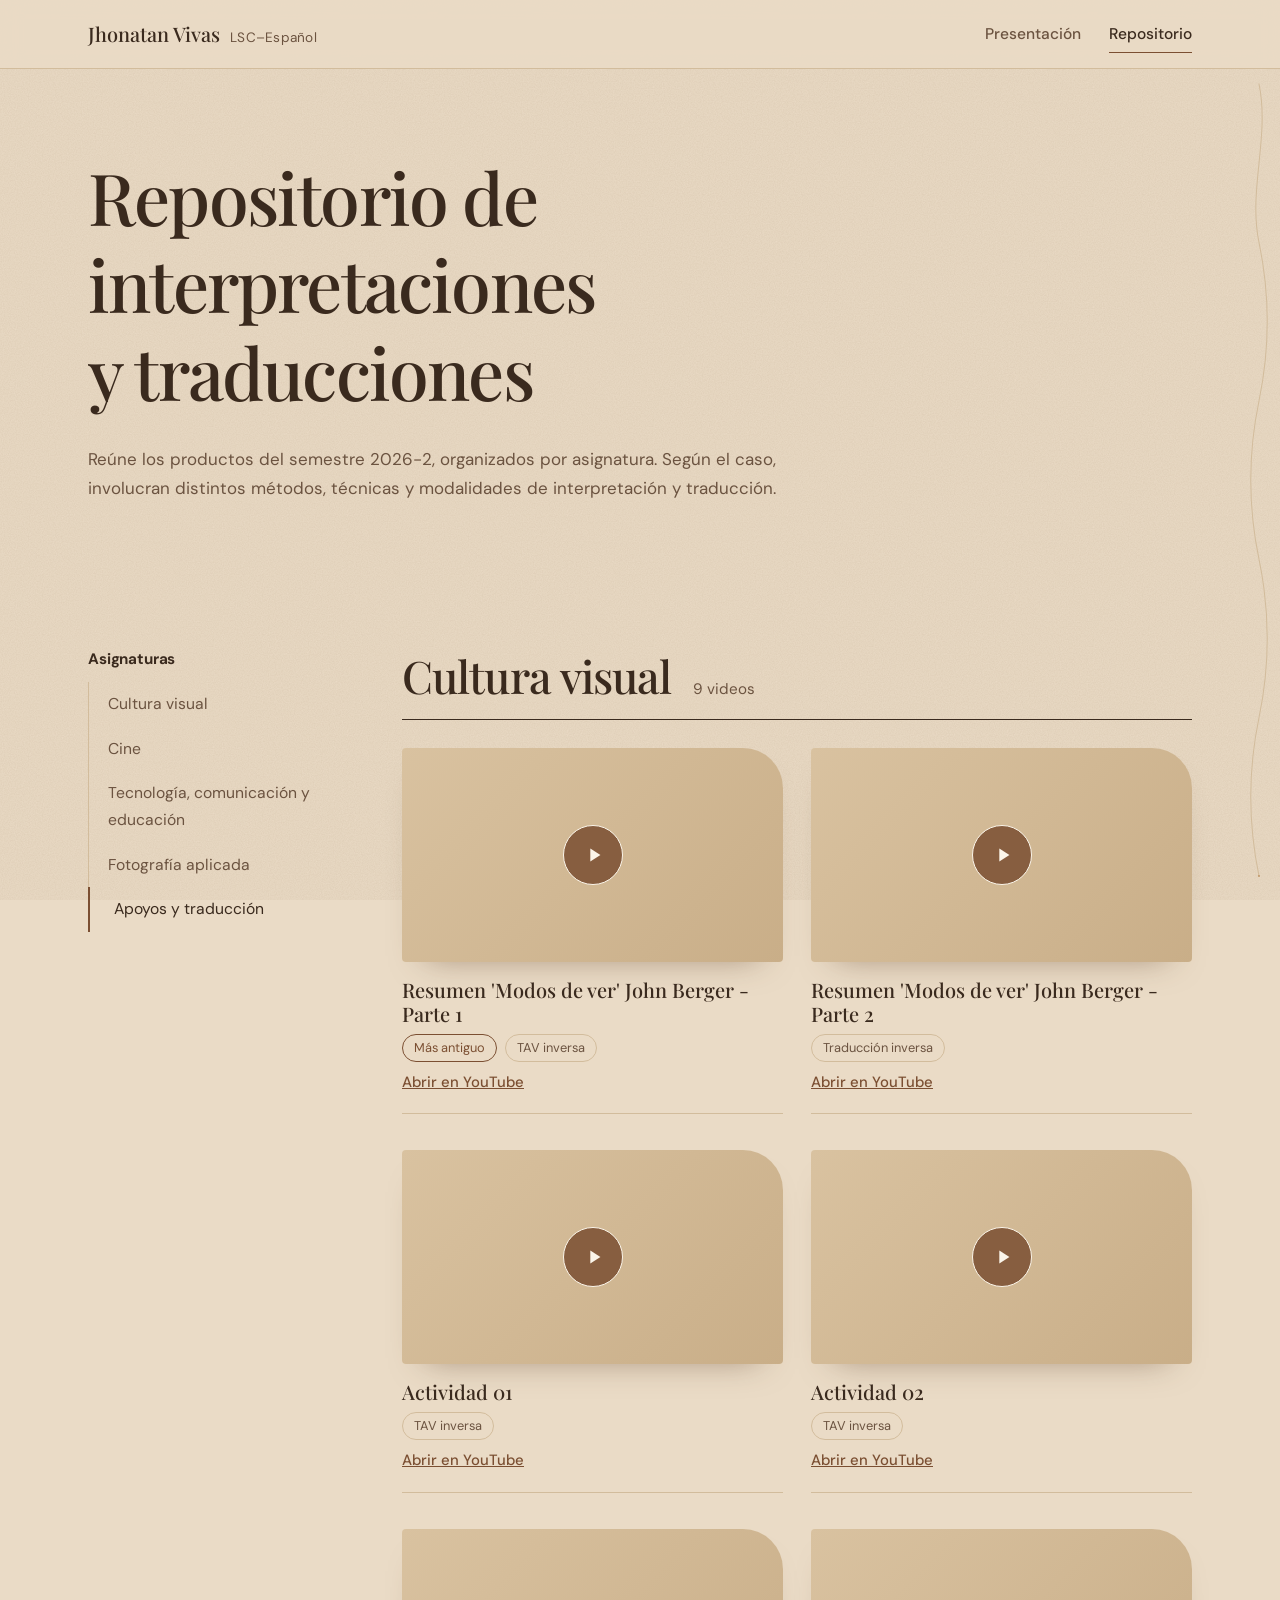
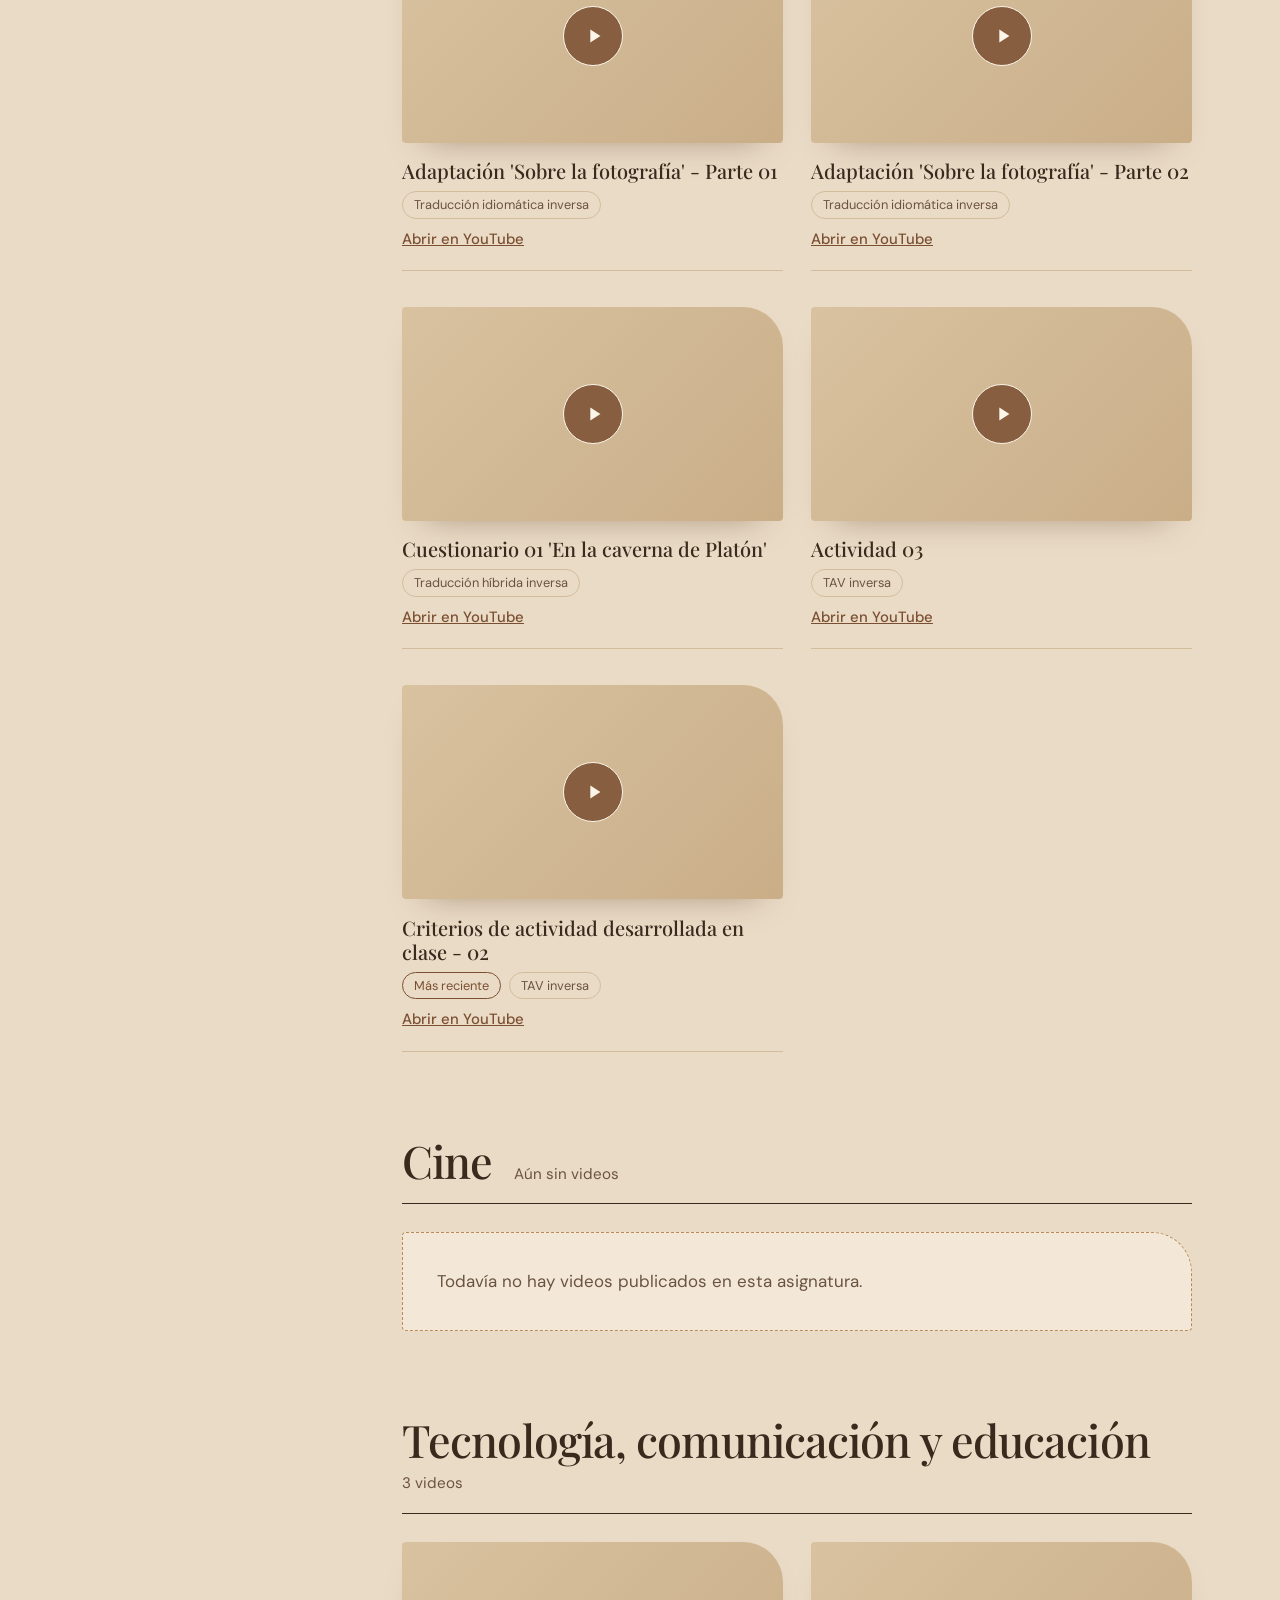
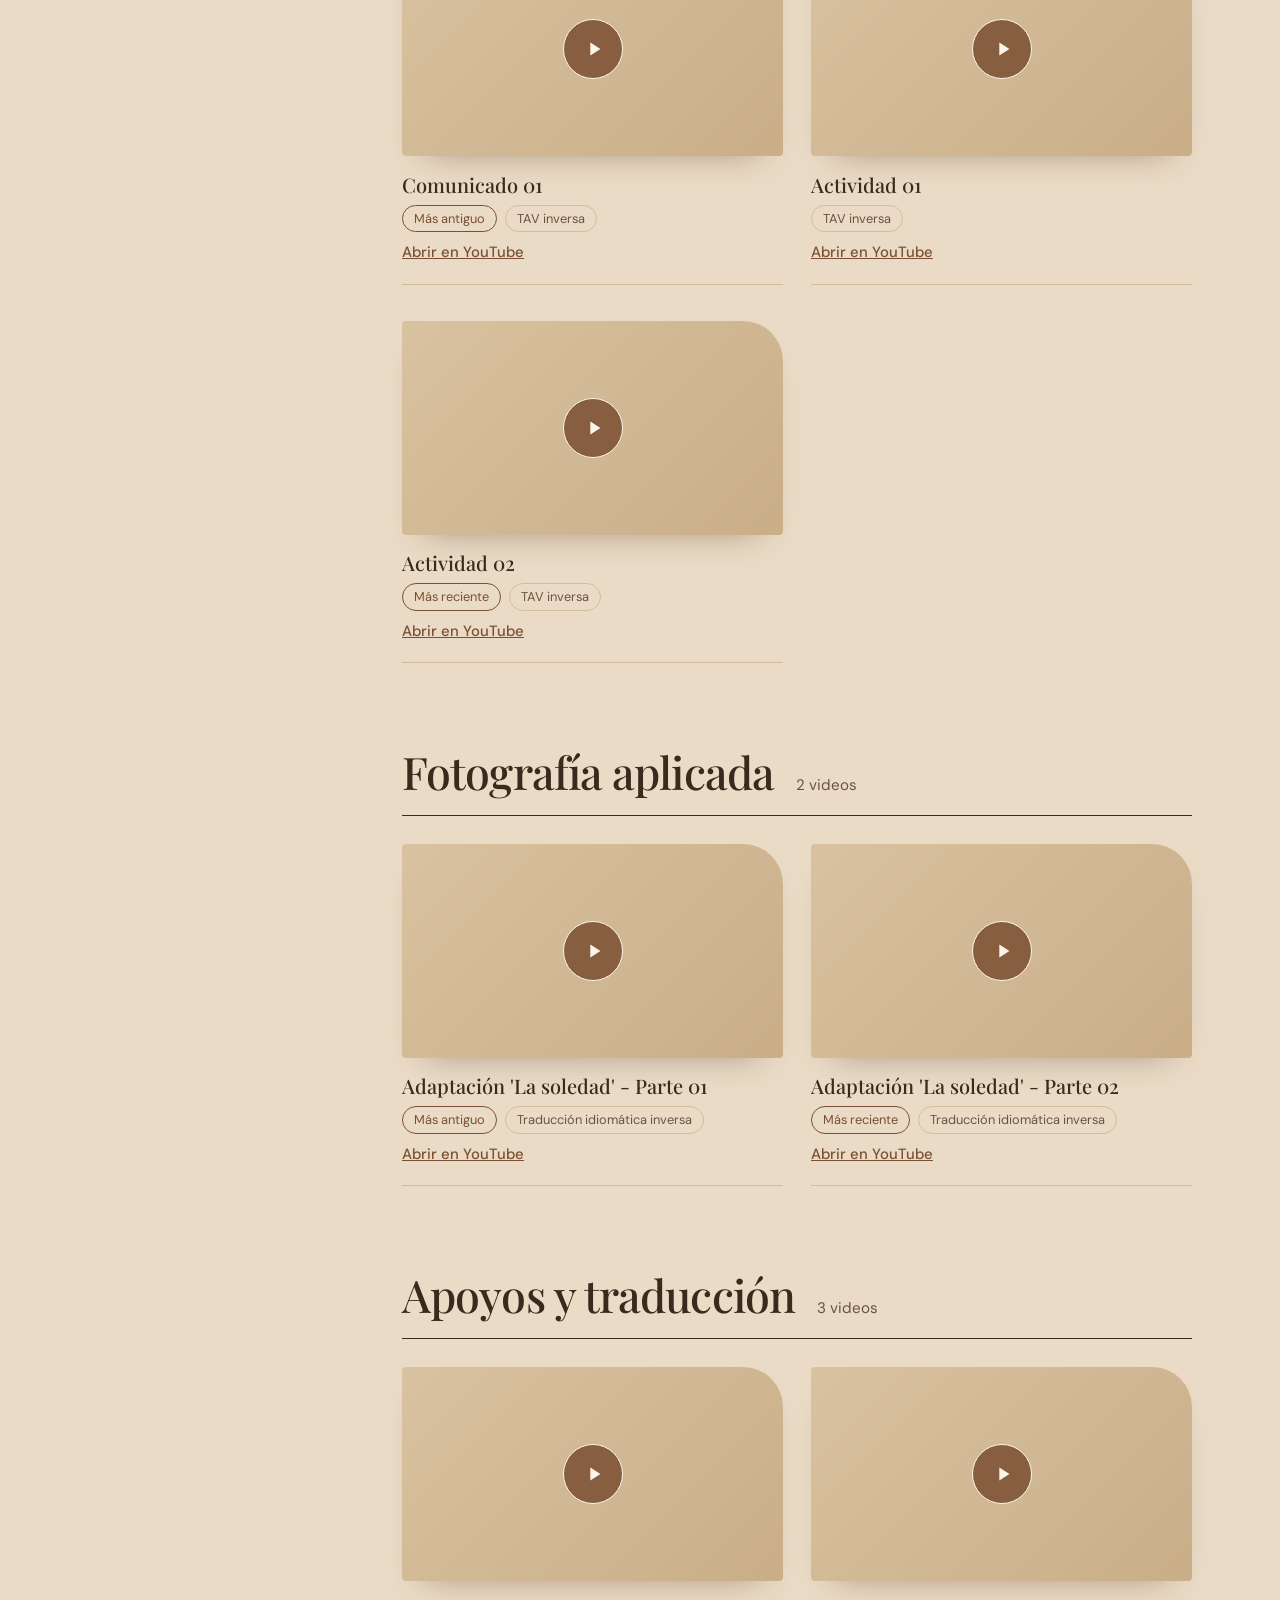
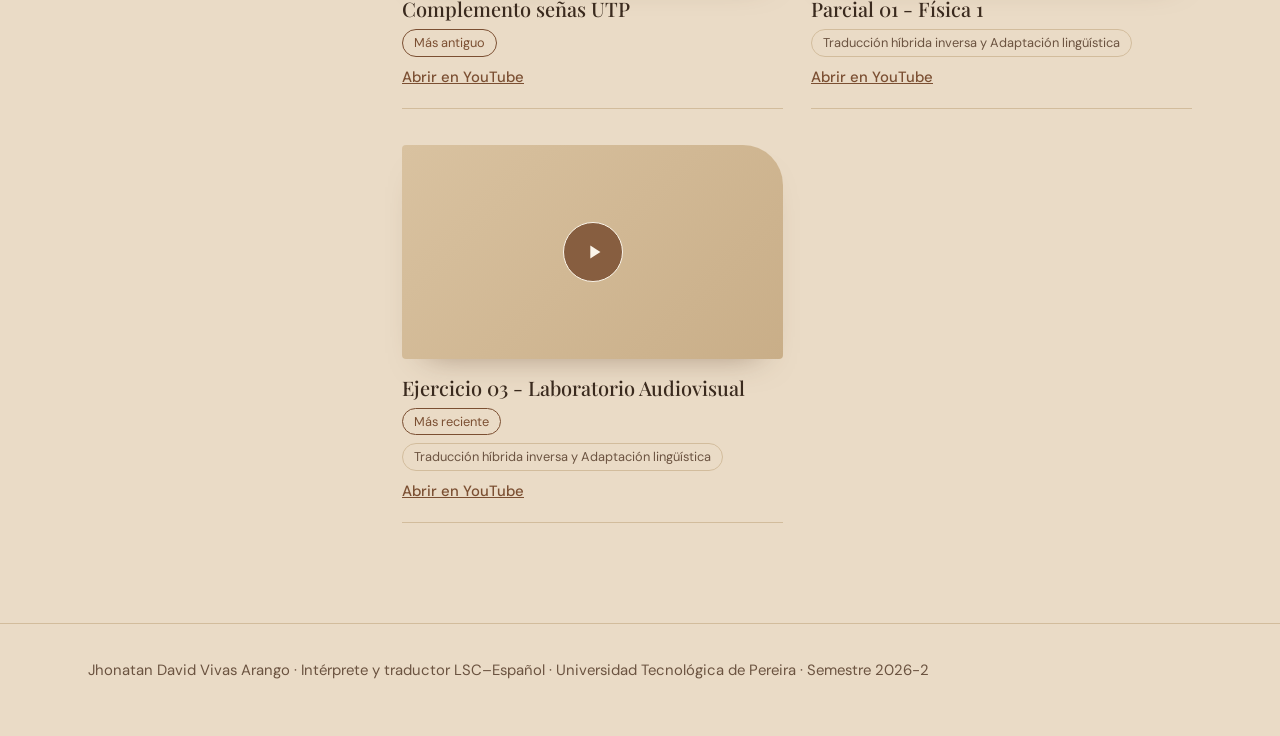
<file: productos/index.html>
<!DOCTYPE html>
<html lang="es">
<head>
<meta charset="utf-8">
<meta name="viewport" content="width=device-width, initial-scale=1">
<link rel="preconnect" href="https://fonts.googleapis.com">
<link rel="preconnect" href="https://fonts.gstatic.com" crossorigin>
<link href="https://fonts.googleapis.com/css2?family=DM+Sans:wght@400;500;700&family=Playfair+Display:ital,wght@0,400;0,500;0,600;1,400&display=swap" rel="stylesheet">

<title>Repositorio de interpretaciones y traducciones · Semestre 2026-2 · Jhonatan Vivas Arango</title>
<meta name="description" content="Productos de interpretación y traducción LSC–Español del semestre 2026-2, organizados por asignatura.">
<style>
:root{
  --bg:#EADBC6; --bg2:#F1E5D3; --surface:#F7EFE2; --cream:#FBF5EA; --line:#D2BC9C;
  --ink:#3A2A1E; --muted:#6B5340; --mocha:#7B4F32; --mocha-d:#5E3A24; --caramel:#B98A56;
  --display:"Playfair Display","Didot","Bodoni 72","Baskerville","Palatino Linotype",Georgia,serif;
  --body:"DM Sans","Avenir Next","Segoe UI",system-ui,-apple-system,sans-serif;
}
*{box-sizing:border-box}
html{scroll-behavior:smooth;scroll-padding-top:90px;background:var(--bg)}
body{margin:0;background:var(--bg);color:var(--ink);font-family:var(--body);font-size:1.06rem;line-height:1.7;-webkit-font-smoothing:antialiased;overflow-x:hidden}
body::before{content:"";position:fixed;inset:0;pointer-events:none;z-index:1;opacity:.28;mix-blend-mode:multiply;background-image:url("data:image/svg+xml;utf8,<svg xmlns='http://www.w3.org/2000/svg' width='220' height='220'><filter id='n'><feTurbulence type='fractalNoise' baseFrequency='.85' numOctaves='2' stitchTiles='stitch'/><feColorMatrix values='0 0 0 0 .45  0 0 0 0 .33  0 0 0 0 .22  0 0 0 .55 0'/></filter><rect width='100%' height='100%' filter='url(%23n)'/></svg>")}
h1,h2,h3{font-family:var(--display);font-weight:500;margin:0;line-height:1.12;letter-spacing:-.01em}
p{margin:0 0 14px}
a{color:var(--mocha)}
:focus-visible{outline:3px solid var(--mocha);outline-offset:3px;border-radius:3px}
.wrap{max-width:1160px;margin:0 auto;padding:0 28px;position:relative}
.skip{position:absolute;left:-999px;top:8px;background:var(--mocha);color:var(--cream);padding:8px 14px;z-index:100}
.skip:focus{left:8px}

/* Cortina de transición entre páginas */
.curtain{position:fixed;inset:0;z-index:90;background:var(--caramel);border-radius:0 0 50% 50%/0 0 14vh 14vh;transform:translateY(-110%);pointer-events:none;animation:curtain-open 1s cubic-bezier(.7,0,.2,1) both}
.curtain b{position:absolute;inset:0;display:grid;place-items:center;font:500 clamp(3rem,10vw,7rem)/1 var(--display);color:var(--cream);opacity:0;animation:cb 1s ease both}
@keyframes curtain-open{0%{transform:translateY(0)}35%{transform:translateY(0)}100%{transform:translateY(-110%)}}
@keyframes cb{0%{opacity:1}35%{opacity:1}60%{opacity:0}100%{opacity:0}}
.leave .curtain{animation:curtain-close .55s cubic-bezier(.7,0,.2,1) forwards}
.leave .curtain b{animation:none;opacity:1}
@keyframes curtain-close{from{transform:translateY(-110%)}to{transform:translateY(0)}}

/* Hilo de progreso */
.progress{position:fixed;right:10px;top:84px;bottom:24px;width:22px;z-index:20;pointer-events:none}
.progress svg{width:100%;height:100%;overflow:visible}
.progress path{fill:none;stroke:var(--caramel);stroke-width:1.6;stroke-linecap:round;stroke-dasharray:1;stroke-dashoffset:1}
.progress path.base{stroke:var(--line);stroke-dashoffset:0;stroke-width:1}

/* Cabecera */
.top{position:sticky;top:0;z-index:40;background:rgba(234,219,198,.86);backdrop-filter:blur(10px);border-bottom:1px solid var(--line)}
.top .wrap{display:flex;align-items:center;justify-content:space-between;height:68px;gap:16px}
.brand{font-family:var(--display);font-weight:500;font-size:1.25rem;color:var(--ink);text-decoration:none}
.brand small{font-family:var(--body);font-weight:400;font-size:.85rem;color:var(--muted);margin-left:10px;letter-spacing:.02em}
.nav{display:flex;gap:28px}
.nav a{font-weight:500;font-size:.97rem;color:var(--muted);text-decoration:none;padding:6px 0;background:linear-gradient(var(--mocha),var(--mocha)) 0 100%/0 1.5px no-repeat;transition:color .2s,background-size .4s}
.nav a:hover{color:var(--ink);background-size:100% 1.5px}
.nav a[aria-current="page"]{color:var(--ink);background-size:100% 1.5px}

[data-trail] canvas.trail{position:absolute;inset:0;width:100%;height:100%;pointer-events:none;z-index:0}

/* Portada */
.hero{position:relative;padding:84px 0 96px;overflow:hidden}
.hero .wrap{display:grid;grid-template-columns:1.2fr .8fr;gap:56px;align-items:center;z-index:2}
.hero h1{font-size:clamp(2.6rem,5.8vw,5rem);letter-spacing:-.025em}
.ln{display:block;overflow:hidden;padding:.04em 0 .16em;margin-bottom:-.1em}
.ln>span{display:block;animation:up 1.2s cubic-bezier(.2,.75,.2,1) both;animation-delay:var(--d,0s)}
@keyframes up{from{transform:translateY(110%)}to{transform:none}}
.role{font-weight:500;font-size:1.18rem;margin:30px 0 16px;max-width:42ch}
.lead{color:var(--muted);max-width:56ch}
.meta{display:flex;flex-wrap:wrap;margin-top:28px;border-top:1px solid var(--line)}
.meta span{font-size:.93rem;padding:13px 22px 0 0;margin-right:22px}
.meta span+span{border-left:1px solid var(--line);padding-left:22px}
.fade{animation:fade 1.1s ease both;animation-delay:var(--d,0s)}
@keyframes fade{from{opacity:0;transform:translateY(16px)}to{opacity:1;transform:none}}

.portrait-wrap{position:relative;justify-self:center;width:100%;max-width:390px}
.art{position:absolute;inset:-16% -30%;width:160%;height:132%;pointer-events:none;overflow:visible;transform:translate(calc(var(--px,0)*24px),calc(var(--py,0)*24px));transition:transform .8s cubic-bezier(.2,.7,.2,1)}
.art path.t{fill:none;stroke-width:1.5;stroke-linecap:round;stroke-dasharray:1;stroke-dashoffset:1;animation:loopdraw 11s cubic-bezier(.6,.05,.3,1) infinite;animation-delay:var(--d,.3s)}
.art .ink{stroke:var(--ink)} .art .mo{stroke:var(--mocha)} .art .ca{stroke:var(--caramel)}
@keyframes loopdraw{0%{stroke-dashoffset:1}28%{stroke-dashoffset:0}72%{stroke-dashoffset:0}100%{stroke-dashoffset:-1}}
.portrait{position:relative;aspect-ratio:4/5;border-radius:999px 999px 6px 6px;overflow:hidden;background:var(--surface);z-index:1;box-shadow:0 30px 60px -30px rgba(90,58,36,.5)}
.portrait img{position:absolute;inset:0;width:100%;height:100%;object-fit:cover}
.portrait .ph{position:absolute;inset:0;display:grid;place-content:center;text-align:center;color:var(--muted);gap:8px;font-size:.98rem}
.portrait .ph b{font-family:var(--display);font-weight:400;font-size:6rem;color:var(--mocha);line-height:1}
.frame-off{position:absolute;inset:22px -22px -22px 22px;border:1px solid var(--caramel);border-radius:999px 999px 6px 6px;z-index:0;animation:breathe 7s ease-in-out infinite}
@keyframes breathe{0%,100%{transform:translate(0,0)}50%{transform:translate(6px,6px)}}
.art-note{margin:36px 0 0;font-size:.92rem;color:var(--muted);text-align:center;position:relative;z-index:1}

/* Reglas */
.rule{display:block;width:100%;max-width:1160px;height:34px;margin:0 auto;padding:0 28px;overflow:visible;position:relative;z-index:2}
.rule path{fill:none;stroke:var(--caramel);stroke-width:1.3;stroke-dasharray:1;stroke-dashoffset:1;transition:stroke-dashoffset 2.4s cubic-bezier(.5,.1,.2,1)}
.js .rule.in path{stroke-dashoffset:0}
html:not(.js) .rule path{stroke-dashoffset:0}

.block{padding:80px 0;position:relative;z-index:2}
.sec-head{max-width:64ch;margin-bottom:46px}
.sec-head h2{font-size:clamp(2rem,4.4vw,3.3rem);letter-spacing:-.02em}
.sec-head p{color:var(--muted);margin-top:18px}

/* Áreas */
.areas{border-top:1px solid var(--ink)}
.area{display:grid;grid-template-columns:96px 1fr 1.5fr;gap:12px 36px;align-items:start;padding:30px 0;border-bottom:1px solid var(--line)}
.area svg{width:84px;height:48px;overflow:visible}
.area svg path{fill:none;stroke:var(--mocha);stroke-width:1.7;stroke-linecap:round;stroke-dasharray:1;stroke-dashoffset:1;transition:stroke-dashoffset 1.8s cubic-bezier(.5,.1,.2,1)}
.js .area.in svg path{stroke-dashoffset:0}
html:not(.js) .area svg path{stroke-dashoffset:0}
.area h3{font-size:1.6rem}
.area p{color:var(--muted);margin:0}

/* Seguimiento */
.fb{display:grid;grid-template-columns:1fr 1fr;gap:56px}
.persp{border-top:2px solid var(--mocha);padding-top:22px}
.persp h3{font-size:1.7rem;margin-bottom:10px}
.persp>p{color:var(--muted)}
.persp ul{list-style:none;margin:16px 0 0;padding:0}
.persp li{padding:11px 0 11px 26px;border-top:1px solid var(--line);position:relative}
.persp li::before{content:"";position:absolute;left:0;top:1.35em;width:14px;height:1px;background:var(--caramel)}
.cta{margin-top:56px;display:grid;grid-template-columns:1fr auto;gap:44px;align-items:center;background:var(--cream);border:1px solid var(--caramel);padding:48px;border-radius:6px 100px 6px 6px;box-shadow:0 30px 60px -40px rgba(90,58,36,.45)}
.cta h3{font-size:2.2rem;margin-bottom:12px}
.cta p{max-width:50ch;color:var(--muted)}
.actions{display:flex;flex-wrap:wrap;gap:14px;margin-top:24px}
.btn{display:inline-block;font-family:var(--body);font-weight:700;font-size:.98rem;text-decoration:none;padding:13px 26px;border:1.5px solid var(--mocha);border-radius:3px;position:relative;overflow:hidden;isolation:isolate;transition:color .3s}
.btn::before{content:"";position:absolute;inset:0;transform:scaleX(0);transform-origin:left;transition:transform .5s cubic-bezier(.2,.7,.2,1);z-index:-1}
.btn.solid{background:var(--mocha);color:var(--cream)}
.btn.solid::before{background:var(--mocha-d)}
.btn.ghost{color:var(--mocha)}
.btn.ghost::before{background:var(--mocha)}
.btn:hover::before{transform:scaleX(1)}
.btn.ghost:hover{color:var(--cream)}
.qr{width:200px;text-align:center}
.qr .box{position:relative;width:200px;height:200px;background:#fff;display:grid;place-items:center;border:1px solid var(--line);border-radius:4px;overflow:hidden}
.qr img{position:absolute;inset:0;width:100%;height:100%;object-fit:contain;background:#fff}
.qr .ph{color:#6b6258;font-size:.9rem;padding:18px;line-height:1.35}
.qr small{display:block;margin-top:12px;font-size:.9rem;color:var(--muted)}

/* Contacto */
.contact{display:flex;flex-wrap:wrap;border-top:1px solid var(--ink)}
.contact a{flex:1 1 300px;text-decoration:none;color:var(--ink);padding:26px 0;border-bottom:1px solid var(--line)}
.contact a+a{padding-left:34px;border-left:1px solid var(--line)}
.contact span{display:block;font-size:.9rem;color:var(--muted)}
.contact b{font-family:var(--display);font-weight:500;font-size:1.7rem;overflow-wrap:anywhere;background:linear-gradient(var(--mocha),var(--mocha)) 0 100%/0 1.5px no-repeat;transition:background-size .5s}
.contact a:hover b{background-size:100% 1.5px}

/* Repositorio */
.phead{position:relative;padding:84px 0 70px;overflow:hidden}
.phead .wrap{z-index:2}
.phead h1{font-size:clamp(2.4rem,5.6vw,4.7rem);letter-spacing:-.025em}
.phead p.intro{color:var(--muted);max-width:64ch;margin-top:30px}
.art2{position:absolute;right:-30px;top:10px;width:min(600px,62vw);height:auto;pointer-events:none;z-index:1}
.art2 path{fill:none;stroke-width:1.5;stroke-linecap:round;stroke-dasharray:1;stroke-dashoffset:1;animation:loopdraw 12s cubic-bezier(.6,.05,.3,1) infinite;animation-delay:var(--d,.3s)}
.layout{display:grid;grid-template-columns:250px 1fr;gap:64px;padding:64px 28px 100px;position:relative;z-index:2}
.side{position:sticky;top:96px;align-self:start}
.side h2{font-family:var(--body);font-weight:700;font-size:.95rem;margin-bottom:14px}
.side ul{list-style:none;margin:0;padding:0;border-left:1px solid var(--line)}
.side a{display:block;padding:9px 18px;margin-left:-1px;border-left:2px solid transparent;font-size:.98rem;color:var(--muted);text-decoration:none;transition:color .2s,border-color .2s,padding .3s}
.side a:hover,.side a.on{color:var(--ink);border-left-color:var(--mocha);padding-left:24px}
.subject{margin-bottom:84px}
.subject:last-child{margin-bottom:0}
.subject>header{display:flex;flex-wrap:wrap;align-items:baseline;gap:6px 22px;padding-bottom:16px;margin-bottom:28px;border-bottom:1px solid var(--ink)}
.subject h2{font-size:clamp(1.9rem,3.8vw,2.8rem);letter-spacing:-.02em}
.subject header span{font-size:.95rem;color:var(--muted)}
.grid{display:grid;grid-template-columns:repeat(auto-fill,minmax(290px,1fr));gap:36px 28px}
.vid{display:flex;flex-direction:column}
.frame{position:relative;aspect-ratio:16/9;background:linear-gradient(135deg,#D9C2A0,#C9AE88);overflow:hidden;border-radius:4px 40px 4px 4px;transform:perspective(900px) rotateX(var(--rx,0deg)) rotateY(var(--ry,0deg));transition:transform .35s ease,box-shadow .35s;box-shadow:0 18px 34px -24px rgba(90,58,36,.55)}
.vid:hover .frame{box-shadow:0 28px 44px -22px rgba(90,58,36,.6)}
.frame button{all:unset;cursor:pointer;display:block;width:100%;height:100%;position:relative}
.frame button:focus-visible{outline:3px solid var(--mocha);outline-offset:-3px}
.frame img{width:100%;height:100%;object-fit:cover;display:block;filter:sepia(.45) saturate(.8);transition:filter .5s,transform .9s cubic-bezier(.2,.7,.2,1)}
.vid:hover .frame img{filter:none;transform:scale(1.05)}
.play{position:absolute;inset:0;margin:auto;width:60px;height:60px;border-radius:50%;border:1.5px solid var(--cream);display:grid;place-items:center;background:rgba(123,79,50,.85);transition:transform .4s}
.vid:hover .play{transform:scale(1.14)}
.play svg{width:22px;height:22px;fill:var(--cream);margin-left:3px}
.frame iframe{position:absolute;inset:0;width:100%;height:100%;border:0}
.cap{padding:16px 0 18px;display:flex;flex-direction:column;gap:8px;position:relative;border-bottom:1px solid var(--line)}
.cap::after{content:"";position:absolute;left:0;bottom:-1px;height:1.5px;width:100%;background:var(--mocha);transform:scaleX(0);transform-origin:left;transition:transform .6s cubic-bezier(.2,.7,.2,1)}
.vid:hover .cap::after{transform:scaleX(1)}
.cap strong{font-family:var(--display);font-weight:500;font-size:1.25rem;line-height:1.2}
.tags{display:flex;flex-wrap:wrap;gap:8px}
.tag{font-size:.8rem;padding:2px 11px;border:1px solid var(--line);color:var(--muted);border-radius:999px}
.tag.when{border-color:var(--mocha);color:var(--mocha)}
.cap a{font-size:.93rem;font-weight:500}
.empty{border:1px dashed var(--caramel);padding:34px;color:var(--muted);border-radius:4px 40px 4px 4px;background:rgba(251,245,234,.5)}

footer{border-top:1px solid var(--line);padding:34px 0 52px;color:var(--muted);font-size:.93rem;position:relative;z-index:2}

.js .rv{opacity:0;transform:translateY(24px);transition:opacity .9s ease,transform .9s cubic-bezier(.2,.7,.2,1);transition-delay:calc(var(--i,0)*100ms)}
.js .rv.in{opacity:1;transform:none}

@media (max-width:1250px){.progress{display:none}}
@media (max-width:900px){
  .hero{padding:48px 0 64px}
  .hero .wrap{grid-template-columns:1fr;gap:70px}
  .portrait-wrap{order:-1;max-width:280px;justify-self:start}
  .area{grid-template-columns:1fr;gap:12px}
  .fb,.cta{grid-template-columns:1fr;gap:40px}
  .cta{padding:32px 26px;border-radius:6px 60px 6px 6px}
  .qr{justify-self:start}
  .layout{grid-template-columns:1fr;gap:34px}
  .side{position:static}
  .side ul{display:flex;flex-wrap:wrap;gap:8px;border:0}
  .side a{border:1px solid var(--line);border-radius:999px;margin:0;padding:8px 16px}
  .side a:hover,.side a.on{padding-left:16px;border-color:var(--mocha)}
  .contact a+a{padding-left:0;border-left:0}
  .art2{opacity:.3}
}
@media (max-width:520px){.nav{gap:16px}.brand small{display:none}}
@media (prefers-reduced-motion:reduce){
  html{scroll-behavior:auto}
  .curtain{display:none}
  .ln>span,.fade,.frame-off{animation:none}
  .art path.t,.art2 path{animation:none;stroke-dashoffset:0}
  .rule path,.area svg path{stroke-dashoffset:0;transition:none}
  .js .rv{opacity:1;transform:none;transition:none}
  .art{transform:none;transition:none}
  .btn::before,.frame,.frame img,.play,.cap::after,.contact b,.nav a{transition:none}
}

</style>
</head>
<body>
<a class="skip" href="#contenido">Saltar al contenido</a>
<div class="curtain" aria-hidden="true"><b>JV</b></div>
<div class="progress" aria-hidden="true"><svg viewBox="0 0 22 600" preserveAspectRatio="none"><path class="base" pathLength="1" d="M11 0 C 22 40, 0 80, 11 120 S 22 200, 11 240 S 0 320, 11 360 S 22 440, 11 480 S 0 560, 11 600"/><path class="fill" pathLength="1" d="M11 0 C 22 40, 0 80, 11 120 S 22 200, 11 240 S 0 320, 11 360 S 22 440, 11 480 S 0 560, 11 600"/></svg></div>


<header class="top">
  <div class="wrap">
    <a class="brand" href="../" data-go>Jhonatan Vivas<small>LSC–Español</small></a>
    <nav class="nav" aria-label="Principal">
      <a href="../" data-go>Presentación</a>
      <a href="./" data-go aria-current="page">Repositorio</a>
    </nav>
  </div>
</header>

<main id="contenido">
  <section class="phead" data-trail>
    <svg class="art2" viewBox="0 0 600 380" aria-hidden="true">
      <path stroke="#B98A56" pathLength="1" style="--d:1s" d="M130 190 a8 8 0 0 1 16 0 a20 20 0 0 1 -40 0 a36 36 0 0 1 72 0 a56 56 0 0 1 -112 0 a80 80 0 0 1 160 0 a106 106 0 0 1 -212 0"/>
      <path stroke="#7B4F32" pathLength="1" style="--d:1.8s" d="M20 70 C 90 10, 150 130, 230 70 S 370 10, 440 70 S 530 130, 610 60"/>
      <path stroke="#3A2A1E" pathLength="1" style="--d:2.6s" d="M310 320 L350 270 L390 330 L430 270 L470 330 L510 270 L560 320"/>
    </svg>
    <div class="wrap">
      <h1>
        <span class="ln"><span style="--d:.5s">Repositorio de</span></span>
        <span class="ln"><span style="--d:.65s">interpretaciones</span></span>
        <span class="ln"><span style="--d:.8s">y traducciones</span></span>
      </h1>
      <p class="intro fade" style="--d:1.2s">Reúne los productos del semestre 2026-2, organizados por asignatura. Según el caso, involucran distintos métodos, técnicas y modalidades de interpretación y traducción.</p>
    </div>
  </section>

  <div class="wrap layout">
    <aside class="side" aria-label="Índice de asignaturas">
      <h2>Asignaturas</h2>
      <ul id="indice"></ul>
    </aside>
    <div id="asignaturas">
      <noscript><p class="empty">Para ver los videos de este repositorio es necesario activar JavaScript.</p></noscript>
    </div>
  </div>
</main>

<footer>
  <div class="wrap">Jhonatan David Vivas Arango · Intérprete y traductor LSC–Español · Universidad Tecnológica de Pereira · Semestre 2026-2</div>
</footer>

<script>
(function(){
  var reduce = matchMedia("(prefers-reduced-motion: reduce)").matches;
  var root = document.documentElement;
  root.classList.add("js");

  /* Aparición al desplazarse */
  var io = ("IntersectionObserver" in window) && !reduce ? new IntersectionObserver(function(es){
    es.forEach(function(e){ if(e.isIntersecting){ e.target.classList.add("in"); io.unobserve(e.target);} });
  },{threshold:.12}) : null;
  window.siteReveal = function(){
    document.querySelectorAll(".rv,.rule,.area").forEach(function(el){
      if(el.dataset.seen) return; el.dataset.seen = 1;
      if(io) io.observe(el); else el.classList.add("in");
    });
  };
  siteReveal();

  /* Hilo de progreso: se dibuja con el desplazamiento */
  var pp = document.querySelector(".progress path.fill");
  if(pp){
    var upd = function(){
      var h = document.documentElement.scrollHeight - innerHeight;
      var p = h > 0 ? Math.min(1, Math.max(0, scrollY/h)) : 0;
      pp.style.strokeDashoffset = (1 - p).toFixed(4);
    };
    addEventListener("scroll", upd, {passive:true}); addEventListener("resize", upd); upd();
  }

  /* Cortina al navegar entre páginas */
  if(!reduce){
    document.addEventListener("click", function(e){
      var a = e.target.closest && e.target.closest("a[data-go]");
      if(!a || e.metaKey || e.ctrlKey || e.shiftKey || e.button) return;
      e.preventDefault();
      root.classList.add("leave");
      setTimeout(function(){ location.href = a.href; }, 560);
    });
    addEventListener("pageshow", function(e){ if(e.persisted) root.classList.remove("leave"); });
  }

  if(reduce){ document.querySelectorAll("animateMotion").forEach(function(a){ a.parentNode.remove(); }); return; }

  /* Estela de tinta */
  document.querySelectorAll("[data-trail]").forEach(function(host){
    var c = document.createElement("canvas"); c.className = "trail"; host.insertBefore(c, host.firstChild);
    var ctx = c.getContext("2d"), pts = [], raf = 0, w = 0, h = 0, life = 1600;
    function size(){
      var d = Math.min(devicePixelRatio || 1, 2), r = host.getBoundingClientRect();
      w = r.width; h = r.height; c.width = w*d; c.height = h*d; ctx.setTransform(d,0,0,d,0,0);
    }
    size(); addEventListener("resize", size);
    host.addEventListener("pointermove", function(e){
      var r = host.getBoundingClientRect();
      pts.push({x:e.clientX - r.left, y:e.clientY - r.top, t:performance.now()});
      if(pts.length > 150) pts.shift();
      host.style.setProperty("--px", ((e.clientX - r.left)/r.width - .5).toFixed(3));
      host.style.setProperty("--py", ((e.clientY - r.top)/r.height - .5).toFixed(3));
      if(!raf) raf = requestAnimationFrame(draw);
    });
    function draw(now){
      ctx.clearRect(0,0,w,h);
      pts = pts.filter(function(p){ return now - p.t < life; });
      ctx.lineCap = "round"; ctx.lineJoin = "round";
      for(var i = 1; i < pts.length; i++){
        var a = pts[i-1], b = pts[i], k = 1 - (now - b.t)/life;
        ctx.beginPath(); ctx.moveTo(a.x,a.y); ctx.lineTo(b.x,b.y);
        ctx.strokeStyle = "rgba(123,79,50," + (0.8*k).toFixed(3) + ")";
        ctx.lineWidth = .6 + 2.8*k; ctx.stroke();
      }
      raf = pts.length ? requestAnimationFrame(draw) : 0;
    }
  });
})();

</script>
<script>
/* ================================================================
   EDITAR AQUÍ: asignaturas y videos, del más antiguo al más reciente.
   Cada video: { id:"ID_YOUTUBE", title:"Título", tipo:"Dirección directa" }
   - title y tipo son opcionales. Sin title se muestra "Video 1", "Video 2", etc.
   - tipo es texto libre: "Dirección inversa", "Traducción audiovisual (TAV)", etc.
     Escríbelo solo cuando tengas el dato.
   - Para añadir un video, agrega una línea a "videos" de la asignatura.
   ================================================================ */
const ASIGNATURAS = [
  { slug:"cultura-visual", nombre:"Cultura visual", videos:[
    {id:"O4LWMGDTI3w", title:"Resumen 'Modos de ver' John Berger - Parte 1", tipo:"TAV inversa"},
    {id:"2sLqLR1HM_0", title:"Resumen 'Modos de ver' John Berger - Parte 2", tipo:"Traducción inversa"},
    {id:"bwEthtag1CA", title:"Actividad 01", tipo:"TAV inversa"},
    {id:"1hSqL8PLGQ8", title:"Actividad 02", tipo:"TAV inversa"},
    {id:"YMUCKj_HAHM", title:"Adaptación 'Sobre la fotografía' - Parte 01", tipo:"Traducción idiomática inversa"},
    {id:"MB2N3JcL2ao", title:"Adaptación 'Sobre la fotografía' - Parte 02", tipo:"Traducción idiomática inversa"},
    {id:"HiLIHsYLi9o", title:"Cuestionario 01 'En la caverna de Platón'", tipo:"Traducción híbrida inversa"},
    {id:"XaFjSMafB6U", title:"Actividad 03", tipo:"TAV inversa"},
    {id:"7uMRZYEn0BU", title:"Criterios de actividad desarrollada en clase - 02", tipo:"TAV inversa"}
  ]},
  { slug:"cine", nombre:"Cine", videos:[] },
  { slug:"tecnologia-comunicacion-educacion", nombre:"Tecnología, comunicación y educación", videos:[
    {id:"Iynk3xrrzao", title:"Comunicado 01", tipo:"TAV inversa"},
    {id:"MNHW4tcCBlU", title:"Actividad 01", tipo:"TAV inversa"},
    {id:"gvd16v_3wwA", title:"Actividad 02", tipo:"TAV inversa"}
  ]},
  { slug:"fotografia-aplicada", nombre:"Fotografía aplicada", videos:[
    {id:"21yN17m7dN4", title:"Adaptación 'La soledad' - Parte 01", tipo:"Traducción idiomática inversa"},
    {id:"fz7_SlXt-Gc", title:"Adaptación 'La soledad' - Parte 02", tipo:"Traducción idiomática inversa"}
  ]},
  { slug:"apoyos-traduccion", nombre:"Apoyos y traducción", videos:[
    {id:"HM055ihY2T0", title:"Complemento señas UTP"},
    {id:"D9girS0Yyrw", title:"Parcial 01 - Física 1", tipo:"Traducción híbrida inversa y Adaptación lingüística"},
    {id:"DSBWp5JnUVo", title:"Ejercicio 03 - Laboratorio Audiovisual", tipo:"Traducción híbrida inversa y Adaptación lingüística"}
  ]}
];

const indice = document.getElementById("indice");
const cont = document.getElementById("asignaturas");
const PLAY = '<svg viewBox="0 0 24 24" aria-hidden="true"><path d="M8 5v14l11-7z"/></svg>';

ASIGNATURAS.forEach(a => {
  const li = document.createElement("li");
  li.innerHTML = `<a href="#${a.slug}" data-s="${a.slug}">${a.nombre}</a>`;
  indice.appendChild(li);

  const sec = document.createElement("section");
  sec.className = "subject"; sec.id = a.slug;
  sec.setAttribute("aria-labelledby","h-"+a.slug);
  const n = a.videos.length;
  sec.innerHTML = `<header><h2 id="h-${a.slug}">${a.nombre}</h2><span>${n===0?"Aún sin videos":n===1?"1 video":n+" videos"}</span></header>`;

  if(n===0){
    const e = document.createElement("p"); e.className = "empty rv";
    e.textContent = "Todavía no hay videos publicados en esta asignatura.";
    sec.appendChild(e);
  } else {
    const g = document.createElement("div"); g.className = "grid";
    a.videos.forEach((v,i) => {
      const titulo = v.title || `Video ${i+1}`;
      const when = n>1 && i===0 ? "Más antiguo" : (n>1 && i===n-1 ? "Más reciente" : "");
      const tags = (when?`<span class="tag when">${when}</span>`:"") + (v.tipo?`<span class="tag">${v.tipo}</span>`:"");
      const card = document.createElement("article"); card.className = "vid rv"; card.style.setProperty("--i", i%3);
      card.innerHTML = `
        <div class="frame">
          <button type="button" aria-label="Reproducir ${titulo}, de ${a.nombre}">
            <img src="https://i.ytimg.com/vi/${v.id}/hqdefault.jpg" alt="" loading="lazy" onerror="this.remove()">
            <span class="play">${PLAY}</span>
          </button>
        </div>
        <div class="cap">
          <strong>${titulo}</strong>
          ${tags?`<div class="tags">${tags}</div>`:""}
          <a href="https://www.youtube.com/watch?v=${v.id}" target="_blank" rel="noopener">Abrir en YouTube</a>
        </div>`;
      const fr = card.querySelector(".frame");
      card.querySelector("button").addEventListener("click",()=>{
        fr.style.transform = "none";
        fr.innerHTML = `<iframe src="https://www.youtube-nocookie.com/embed/${v.id}?autoplay=1&rel=0" title="${titulo} – ${a.nombre}" allow="accelerometer; autoplay; clipboard-write; encrypted-media; picture-in-picture; fullscreen" allowfullscreen></iframe>`;
        fr.dataset.playing = 1;
      });
      /* Inclinación suave al mover el cursor */
      if(!matchMedia("(prefers-reduced-motion: reduce)").matches){
        fr.addEventListener("pointermove",e=>{
          if(fr.dataset.playing) return;
          const r = fr.getBoundingClientRect();
          fr.style.setProperty("--ry", (((e.clientX-r.left)/r.width-.5)*8).toFixed(2)+"deg");
          fr.style.setProperty("--rx", (-((e.clientY-r.top)/r.height-.5)*8).toFixed(2)+"deg");
        });
        fr.addEventListener("pointerleave",()=>{ fr.style.setProperty("--rx","0deg"); fr.style.setProperty("--ry","0deg"); });
      }
      g.appendChild(card);
    });
    sec.appendChild(g);
  }
  cont.appendChild(sec);
});
siteReveal();

if("IntersectionObserver" in window){
  const links = [...document.querySelectorAll("[data-s]")];
  const so = new IntersectionObserver(es=>{
    es.forEach(e=>{ if(e.isIntersecting){ links.forEach(l=>l.classList.toggle("on", l.dataset.s===e.target.id)); } });
  },{rootMargin:"-30% 0px -60% 0px"});
  document.querySelectorAll(".subject").forEach(s=>so.observe(s));
}
</script>
</body>
</html>
</file>
